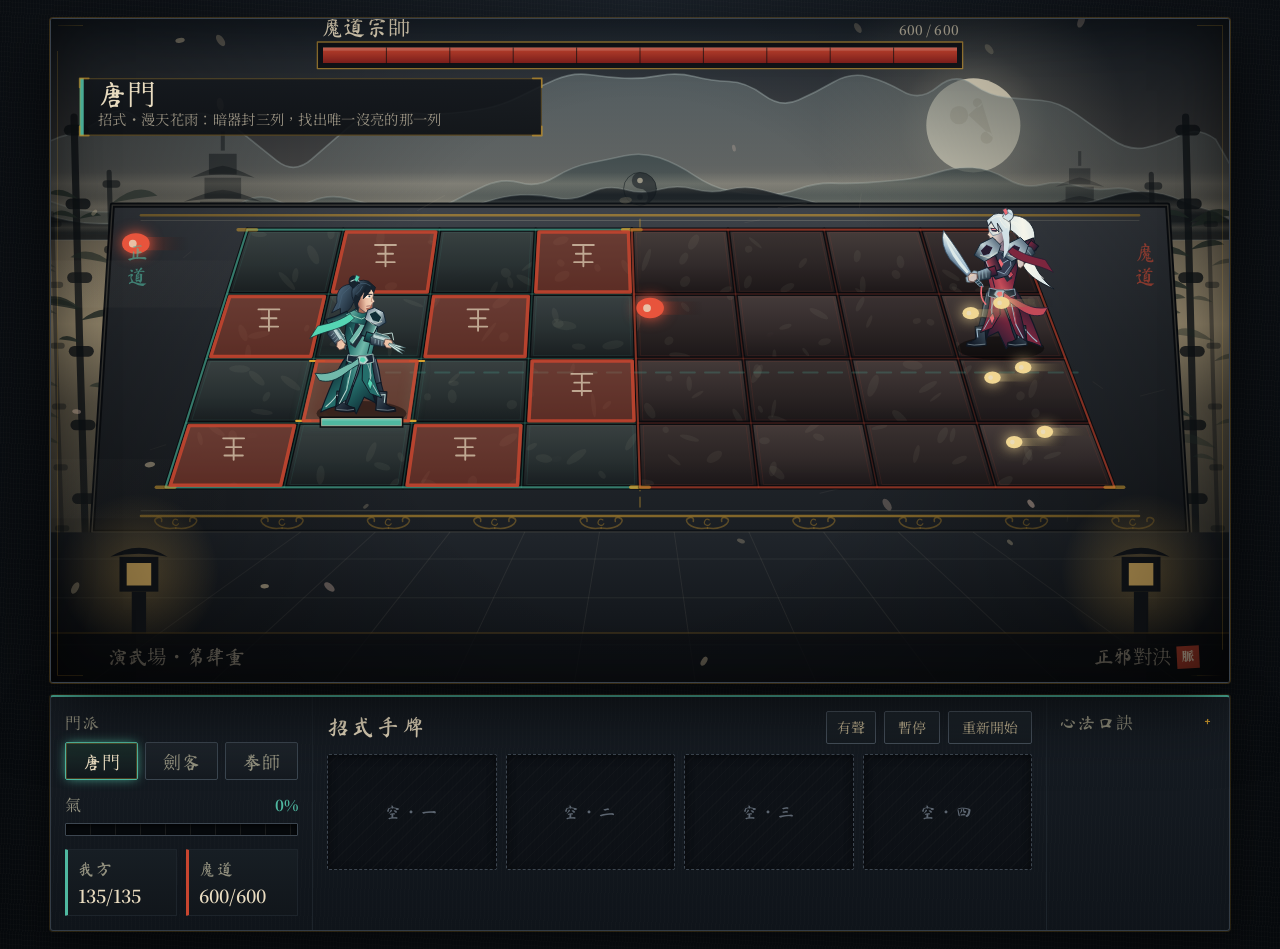
<file: index.html>
<!doctype html>
<html lang="zh-Hant">
  <head>
    <meta charset="utf-8">
    <meta name="viewport" content="width=device-width, initial-scale=1">
    <title>脈息・演武場</title>
    <link rel="icon" href="data:,">
    <link rel="preconnect" href="https://fonts.googleapis.com">
    <link rel="preconnect" href="https://fonts.gstatic.com" crossorigin>
    <link href="https://fonts.googleapis.com/css2?family=Noto+Serif+TC:wght@400;600;900&family=Ma+Shan+Zheng&family=Cinzel:wght@600&display=swap" rel="stylesheet">
    <link rel="stylesheet" href="styles.css">
  </head>
  <body>
    <main class="shell">
      <section class="stage" aria-label="演武場">
        <canvas id="game" width="1152" height="648"></canvas>
      </section>

      <section class="bottom-hud" aria-label="戰鬥操作">
        <div class="status-panel">
          <div class="class-panel" aria-label="門派選擇">
            <span class="panel-label">門派</span>
            <div class="class-buttons">
              <button class="class-button active" type="button" data-class="tangmen">唐門</button>
              <button class="class-button" type="button" data-class="swordsman">劍客</button>
              <button class="class-button" type="button" data-class="boxer">拳師</button>
            </div>
          </div>

          <div class="meter-block">
            <div class="meter-label">
              <span class="panel-label">氣</span>
              <strong id="chargeText">0%</strong>
            </div>
            <div class="meter">
              <div id="chargeFill" class="meter-fill"></div>
            </div>
          </div>

          <div class="stats">
            <div class="stat stat-self">
              <span class="panel-label">我方</span>
              <strong id="playerHp">135</strong>
            </div>
            <div class="stat stat-foe">
              <span class="panel-label">魔道</span>
              <strong id="enemyHp">600</strong>
            </div>
          </div>
        </div>

        <div class="hand-panel">
          <div class="hand-header">
            <h1>招式手牌</h1>
            <div class="header-actions">
              <button id="mute" type="button" aria-pressed="false">有聲</button>
              <button id="pause" type="button">暫停</button>
              <button id="restart" type="button">重新開始</button>
            </div>
          </div>
          <div id="hand" class="hand"></div>
        </div>

        <details class="legend">
          <summary>心法口訣</summary>
          <div class="legend-content">
            <span>移動 WASD／方向鍵</span>
            <span>普攻 J／Space</span>
            <span>招式 1-4／點擊手牌：第一下瞄準，第二下施放</span>
            <span>取消瞄準 Q／Escape</span>
            <span>暫停 P／Escape　｜　靜音：右上「有聲」鈕</span>
            <span>手機：棋盤滑動移動，點擊普攻</span>
            <span>劍客：浮空後接特定攻擊可加倍擊飛</span>
            <span>拳師：同列普攻自動鎖定敵人左側一格，出拳後返回原位；不同列朝原準心出拳</span>
            <span>拳師：每拳命中集氣 90，落空不集氣</span>
            <span>拳師：百裂崩拳引導 1.6 秒期間無法移動</span>
            <span>魔道會同時放場地攻擊與招式，先讀腳下再讀招</span>
          </div>
        </details>
      </section>
    </main>

    <script src="character-art.js"></script>
    <script src="sounds/manifest.js?v=20260906-a"></script>
    <script src="combat-audio.js?v=20260906-a"></script>
    <script src="game.js?v=20260906-a"></script>
  </body>
</html>
</file>
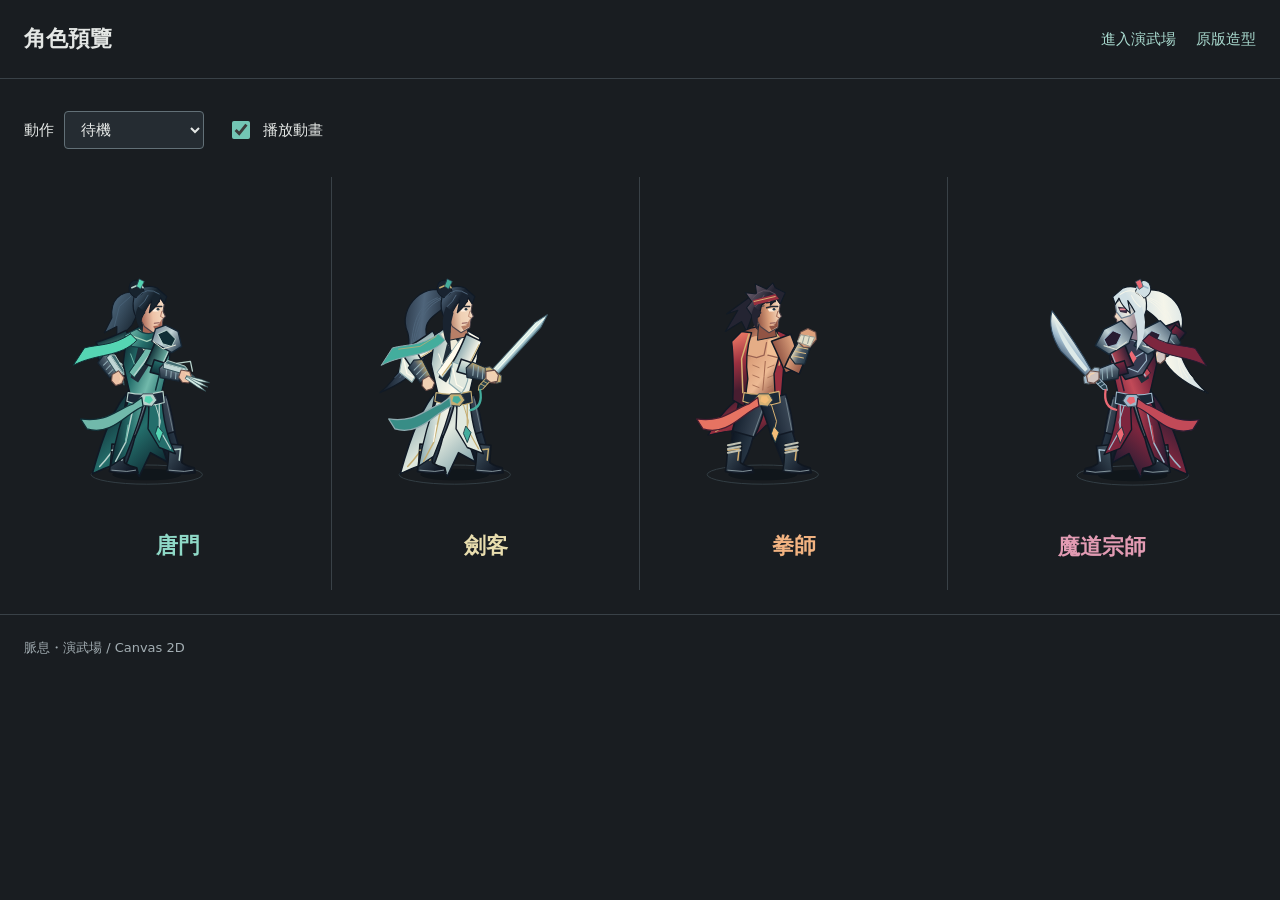
<file: character-preview.html>
<!doctype html>
<html lang="zh-Hant">
<head>
  <meta charset="utf-8">
  <meta name="viewport" content="width=device-width, initial-scale=1">
  <title>脈息・角色預覽</title>
  <style>
    * { box-sizing: border-box; letter-spacing: 0; }
    body { margin: 0; color: #e4e7e5; background: #191d21; font: 15px system-ui, sans-serif; }
    header, main, footer { max-width: 1280px; margin: auto; padding: 24px; }
    header { display: flex; align-items: center; justify-content: space-between; flex-wrap: wrap; gap: 16px; border-bottom: 1px solid #394147; }
    h1 { margin: 0; font-size: 22px; font-weight: 600; }
    nav { display: flex; gap: 20px; }
    a { color: #a8d9ce; text-decoration: none; }
    a:hover { text-decoration: underline; }
    a:focus-visible, select:focus-visible, input:focus-visible { outline: 2px solid #f5c880; outline-offset: 4px; }
    .controls { display: flex; align-items: center; flex-wrap: wrap; gap: 24px; padding: 8px 0 28px; }
    label { display: inline-flex; align-items: center; gap: 10px; }
    select { font: inherit; padding: 8px 32px 8px 12px; border: 1px solid #627077; border-radius: 4px; color: inherit; background: #252c32; min-width: 140px; }
    input { accent-color: #73c5b4; width: 18px; height: 18px; }
    .roster { display: grid; grid-template-columns: repeat(4, minmax(0, 1fr)); }
    figure { min-width: 0; margin: 0; border-right: 1px solid #394147; }
    figure:last-child { border-right: 0; }
    canvas { display: block; width: 100%; aspect-ratio: 320 / 350; }
    figcaption { text-align: center; padding: 18px 0 28px; color: var(--accent); font-size: 22px; font-weight: 600; }
    footer { border-top: 1px solid #394147; color: #a3aeb3; font-size: 13px; }
    @media (max-width: 850px) {
      .roster { grid-template-columns: repeat(2, minmax(0, 1fr)); }
      figure:nth-child(2) { border-right: 0; }
      figure:nth-child(-n+2) { border-bottom: 1px solid #394147; }
      header, main, footer { padding: 20px 16px; }
      figcaption { font-size: 19px; padding-top: 8px; }
    }
    @media (max-width: 400px) { nav { gap: 14px; font-size: 13px; } }
  </style>
</head>
<body>
  <header>
    <h1>角色預覽</h1>
    <nav aria-label="遊戲版本"><a href="index.html">進入演武場</a><a href="index.html?art=classic">原版造型</a></nav>
  </header>
  <main>
    <div class="controls">
      <label for="action">動作
        <select id="action">
          <option value="idle">待機</option><option value="attack">普通攻擊</option>
          <option value="cast">施放技能</option><option value="hurt">受擊</option>
          <option value="guard">防守</option><option value="charge">蓄力</option>
          <option value="channel">連續出拳</option><option value="airborne">浮空</option>
        </select>
      </label>
      <label><input id="playing" type="checkbox" checked>播放動畫</label>
    </div>
    <section class="roster" aria-label="角色造型">
      <figure style="--accent:#8fd9c7"><canvas data-character="tangmen" aria-label="唐門動態角色"></canvas><figcaption>唐門</figcaption></figure>
      <figure style="--accent:#e8ddae"><canvas data-character="swordsman" aria-label="劍客動態角色"></canvas><figcaption>劍客</figcaption></figure>
      <figure style="--accent:#f2b381"><canvas data-character="boxer" aria-label="拳師動態角色"></canvas><figcaption>拳師</figcaption></figure>
      <figure style="--accent:#e29bb3"><canvas data-character="enemy" aria-label="魔道宗師動態角色"></canvas><figcaption>魔道宗師</figcaption></figure>
    </section>
  </main>
  <footer>脈息・演武場 / Canvas 2D</footer>
  <script src="character-art.js"></script>
  <script src="character-preview.js"></script>
</body>
</html>
</file>
<file: styles.css>
:root {
  color-scheme: dark;

  /* 墨色底層 */
  --ink: #0a0d11;
  --ink-2: #12171d;
  --lacquer: #171d24;
  --lacquer-2: #1f272f;
  --line: #2c3641;
  --line-soft: #1d242b;

  /* 宣紙與硃砂 */
  --paper: #e9dcc0;
  --paper-dim: #c3b593;
  --paper-deep: #a89a78;
  --cinnabar: #c8452f;
  --cinnabar-lit: #e8543c;
  --gold: #d8a12f;
  --gold-lit: #f0d692;
  --jade: #4fb8a0;
  --plum: #8e4b6d;

  --text: var(--paper);
  --muted: #93917f;

  --class-accent: var(--jade);
  --class-soft: #1c2f2c;

  --cjk: "Noto Serif TC", "Source Han Serif TC", "Songti TC", "PMingLiU", "MingLiU", "SimSun", serif;
  --brush: "Ma Shan Zheng", "Noto Serif TC", "Songti TC", "PMingLiU", serif;
}

* {
  box-sizing: border-box;
}

body {
  min-height: 100vh;
  margin: 0;
  background:
    /* 宣紙纖維紋 */
    repeating-linear-gradient(92deg, rgba(233, 220, 192, 0.014) 0 1px, transparent 1px 3px),
    repeating-linear-gradient(4deg, rgba(233, 220, 192, 0.01) 0 1px, transparent 1px 5px),
    radial-gradient(ellipse at 50% 0%, #1a2129 0%, #0d1116 52%, #070a0d 100%);
  color: var(--text);
  font-family: var(--cjk);
  font-weight: 400;
  -webkit-font-smoothing: antialiased;
}

body[data-class="tangmen"] {
  --class-accent: #4fb8a0;
  --class-soft: #1b2f2c;
}

body[data-class="swordsman"] {
  --class-accent: #d8a12f;
  --class-soft: #2f2718;
}

body[data-class="boxer"] {
  --class-accent: #e07b3a;
  --class-soft: #33211a;
}

button {
  font: inherit;
  font-family: var(--cjk);
}

.shell {
  width: min(1180px, calc(100vw - 28px));
  min-height: 100vh;
  margin: 0 auto;
  display: grid;
  grid-template-rows: auto auto;
  gap: 12px;
  align-content: start;
  padding: 18px 0;
}

/* ── 畫布外框：漆器裱框 ─────────────────────────────────────── */
.stage {
  position: relative;
  overflow: hidden;
  touch-action: none;
  border: 1px solid #38414c;
  border-radius: 3px;
  background: #0a0d11;
  box-shadow:
    0 0 0 1px rgba(216, 161, 47, 0.22),
    0 26px 68px rgba(0, 0, 0, 0.66);
}

.stage::after {
  content: "";
  position: absolute;
  inset: 0;
  pointer-events: none;
  box-shadow: inset 0 0 60px rgba(0, 0, 0, 0.5);
}

/* 四角金屬包角 */
.stage::before {
  content: "";
  position: absolute;
  inset: 6px;
  pointer-events: none;
  z-index: 2;
  border: 1px solid rgba(216, 161, 47, 0.16);
  clip-path: polygon(
    0 0, 26px 0, 26px 1px, 1px 1px, 1px 26px, 0 26px,
    0 100%, 26px 100%, 26px calc(100% - 1px), 1px calc(100% - 1px), 1px calc(100% - 26px), 0 calc(100% - 26px),
    100% 100%, calc(100% - 26px) 100%, calc(100% - 26px) calc(100% - 1px), calc(100% - 1px) calc(100% - 1px), calc(100% - 1px) calc(100% - 26px), 100% calc(100% - 26px),
    100% 0, calc(100% - 26px) 0, calc(100% - 26px) 1px, calc(100% - 1px) 1px, calc(100% - 1px) 26px, 100% 26px
  );
}

canvas {
  width: 100%;
  height: auto;
  aspect-ratio: 16 / 9;
  display: block;
  background: #0a0d11;
}

/* ── 下方操作區：卷軸 ───────────────────────────────────────── */
.bottom-hud {
  min-height: 172px;
  padding: 0;
  display: grid;
  grid-template-columns: 262px minmax(0, 1fr) 182px;
  gap: 0;
  align-items: stretch;
  border: 1px solid #333c46;
  border-top: 2px solid var(--class-accent);
  border-radius: 3px;
  background:
    repeating-linear-gradient(92deg, rgba(233, 220, 192, 0.012) 0 1px, transparent 1px 4px),
    linear-gradient(180deg, var(--lacquer) 0%, #0f141a 100%);
  box-shadow:
    0 0 0 1px rgba(216, 161, 47, 0.16),
    0 18px 44px rgba(0, 0, 0, 0.5);
}

.status-panel,
.hand-panel,
.legend {
  min-width: 0;
  border: 0;
  border-radius: 0;
  background: transparent;
}

.status-panel {
  padding: 14px;
  display: grid;
  gap: 13px;
  border-right: 1px solid var(--line-soft);
}

.panel-label {
  color: var(--muted);
  font-family: var(--brush);
  font-size: 16px;
  letter-spacing: 2px;
}

.class-panel {
  display: grid;
  gap: 8px;
}

.class-buttons {
  display: grid;
  grid-template-columns: repeat(3, 1fr);
  gap: 7px;
}

/* 門派鈕 = 篆刻印章 */
.class-button {
  min-height: 38px;
  padding: 0 4px;
  border: 1px solid #3b4650;
  border-radius: 2px;
  background: linear-gradient(180deg, #1e252c, #151a20);
  color: var(--muted);
  cursor: pointer;
  font-family: var(--brush);
  font-size: 18px;
  letter-spacing: 1px;
  transition: border-color 160ms ease, background 160ms ease, color 160ms ease, box-shadow 160ms ease;
}

.class-button:hover {
  border-color: var(--paper-deep);
  color: var(--paper);
}

.class-button.active {
  border-color: var(--class-accent);
  background: linear-gradient(180deg, var(--class-soft), #12171c);
  color: var(--paper);
  box-shadow:
    inset 0 0 0 1px rgba(216, 161, 47, 0.28),
    0 0 12px -2px var(--class-accent);
}

.meter-label,
.hand-header {
  display: flex;
  align-items: center;
  justify-content: space-between;
  gap: 12px;
}

.meter-label strong {
  color: var(--class-accent);
  font-size: 15px;
  font-variant-numeric: tabular-nums;
}

/* 氣條：石槽裡的玉光 */
.meter {
  height: 13px;
  overflow: hidden;
  margin-top: 7px;
  border: 1px solid #3d4751;
  border-radius: 1px;
  background:
    repeating-linear-gradient(90deg, transparent 0 24px, rgba(233, 220, 192, 0.09) 24px 25px),
    #06090c;
  box-shadow: inset 0 2px 5px rgba(0, 0, 0, 0.7);
}

.meter-fill {
  width: 0%;
  height: 100%;
  background: linear-gradient(90deg, var(--jade), var(--gold) 78%, var(--gold-lit));
  box-shadow: 0 0 10px -1px var(--gold);
  transition: width 120ms linear;
}

.meter-block.ready .meter {
  border-color: var(--gold);
  box-shadow: inset 0 2px 5px rgba(0, 0, 0, 0.7), 0 0 14px -2px var(--gold);
}

.meter-block.ready .meter-label strong {
  color: var(--gold-lit);
}

.stats {
  display: grid;
  grid-template-columns: 1fr 1fr;
  gap: 9px;
}

.stat {
  min-width: 0;
  padding: 7px 10px;
  border: 1px solid var(--line-soft);
  border-left: 3px solid var(--jade);
  border-radius: 1px;
  background: linear-gradient(180deg, #171e24, #11161b);
}

.stat-foe {
  border-left-color: var(--cinnabar);
}

.stat strong {
  display: block;
  margin-top: 2px;
  font-size: 18px;
  font-weight: 600;
  white-space: nowrap;
  font-variant-numeric: tabular-nums;
}

.hand-panel {
  padding: 14px;
  border-right: 1px solid var(--line-soft);
}

.hand-header {
  margin-bottom: 10px;
}

.hand-header h1 {
  margin: 0;
  font-family: var(--brush);
  font-size: 22px;
  font-weight: 400;
  letter-spacing: 3px;
  color: var(--paper);
}

.header-actions {
  display: flex;
  gap: 8px;
}

#restart,
#pause,
#mute {
  min-height: 33px;
  padding: 0 13px;
  border: 1px solid #46505b;
  border-radius: 2px;
  background: linear-gradient(180deg, #1f272e, #161c22);
  color: var(--paper-dim);
  cursor: pointer;
  font-size: 14px;
  transition: border-color 150ms ease, color 150ms ease, background 150ms ease;
}

#restart:hover,
#pause:hover,
#mute:hover {
  border-color: var(--gold);
  color: var(--paper);
  background: linear-gradient(180deg, #2a333b, #1c232a);
}

#pause.active {
  border-color: var(--gold);
  background: linear-gradient(180deg, #33291a, #1f1a12);
  color: var(--gold-lit);
}

#mute {
  padding: 0 10px;
}

#mute.muted {
  border-color: #5c5647;
  background: linear-gradient(180deg, #1a1e22, #12161a);
  color: #6d6a5e;
  text-decoration: line-through;
}

.hand {
  display: grid;
  grid-template-columns: repeat(4, minmax(0, 1fr));
  gap: 9px;
}

.card,
.card-slot {
  width: 100%;
  height: 116px;
  border-radius: 2px;
}

/* ── 手牌 = 符牌 ─────────────────────────────────────────────
   五類卡各給一套明顯不同的紙色 + 粗上緣 + 反白標籤，
   不要只靠一條細邊分辨（初版就是那樣，掃一眼分不出來）。 */
.card {
  --card-accent: var(--class-accent);
  --card-paper-1: #e8dcbe;
  --card-paper-2: #d4c5a0;
  --card-ink: #241c10;
  position: relative;
  overflow: hidden;
  padding: 8px 10px;
  border: 1px solid rgba(30, 22, 10, 0.5);
  border-top: 6px solid var(--card-accent);
  background:
    repeating-linear-gradient(93deg, rgba(60, 46, 20, 0.045) 0 1px, transparent 1px 4px),
    linear-gradient(168deg, var(--card-paper-1) 0%, var(--card-paper-2) 100%);
  color: var(--card-ink);
  text-align: left;
  cursor: pointer;
  box-shadow:
    inset 0 0 0 1px rgba(255, 255, 255, 0.22),
    0 3px 10px rgba(0, 0, 0, 0.46);
  transition: transform 150ms ease, box-shadow 150ms ease, filter 150ms ease;
  animation: cardDraw 240ms cubic-bezier(0.22, 1.2, 0.36, 1);
}

@keyframes cardDraw {
  from { opacity: 0; transform: translateY(14px) scale(0.93); }
  to   { opacity: 1; transform: translateY(0) scale(1); }
}

/* 傷害：硃砂紅紙 */
.card[data-tone="damage"] {
  --card-accent: #ca423d;
  --card-paper-1: #ffbfb5;
  --card-paper-2: #e69b91;
  --card-ink: #512a25;
}

/* 控制：赭金紙 */
.card[data-tone="control"] {
  --card-accent: #877100;
  --card-paper-1: #fbe4a4;
  --card-paper-2: #d6bf7e;
  --card-ink: #3e3410;
}

/* 浮空：靛青紙 */
.card[data-tone="airborne"] {
  --card-accent: #007cc5;
  --card-paper-1: #a6d1f7;
  --card-paper-2: #80add4;
  --card-ink: #1a374d;
}

/* 輔助：玉青紙 */
.card[data-tone="utility"] {
  --card-accent: #00854d;
  --card-paper-1: #ace4c4;
  --card-paper-2: #86c0a0;
  --card-ink: #1a3b2a;
}

/* 抽牌：素墨紙 */
.card[data-tone="draw"] {
  --card-accent: #696259;
  --card-paper-1: #bab5af;
  --card-paper-2: #98928c;
  --card-ink: #373430;
}

/* 左側粗色帶 */
.card::before {
  content: "";
  position: absolute;
  top: 0;
  bottom: 0;
  left: 0;
  width: 5px;
  background: var(--card-accent);
}

/* 右下硃砂印 */
.card::after {
  content: "";
  position: absolute;
  right: 6px;
  bottom: 6px;
  width: 20px;
  height: 20px;
  border-radius: 2px;
  background: var(--card-accent);
  opacity: 0.85;
  transform: rotate(-4deg);
  box-shadow: inset 0 0 0 1px rgba(255, 255, 255, 0.35);
}

.card:hover,
.card:focus-visible {
  outline: 0;
  transform: translateY(-4px);
  filter: brightness(1.08) saturate(1.12);
  box-shadow:
    inset 0 0 0 1px rgba(255, 255, 255, 0.3),
    0 9px 22px rgba(0, 0, 0, 0.58),
    0 0 0 2px var(--card-accent);
}

.card:disabled {
  cursor: not-allowed;
  filter: grayscale(0.72) brightness(0.66);
  transform: none;
}

/* 瞄準中：整張牌抬起來發光，配合棋盤上的準心 */
.card.aiming {
  transform: translateY(-8px);
  filter: brightness(1.16) saturate(1.2);
  box-shadow:
    inset 0 0 0 2px rgba(255, 255, 255, 0.55),
    0 12px 26px rgba(0, 0, 0, 0.6),
    0 0 0 3px var(--gold),
    0 0 22px -2px var(--gold);
  animation: cardAiming 900ms ease-in-out infinite;
}

@keyframes cardAiming {
  0%, 100% { box-shadow:
    inset 0 0 0 2px rgba(255, 255, 255, 0.45),
    0 12px 26px rgba(0, 0, 0, 0.6),
    0 0 0 3px var(--gold),
    0 0 14px -2px var(--gold); }
  50%      { box-shadow:
    inset 0 0 0 2px rgba(255, 255, 255, 0.72),
    0 12px 26px rgba(0, 0, 0, 0.6),
    0 0 0 3px var(--gold-lit),
    0 0 30px 0 var(--gold); }
}

@media (prefers-reduced-motion: reduce) {
  .card.aiming { animation: none; }
}

.card strong {
  display: flex;
  align-items: center;
  justify-content: space-between;
  gap: 6px;
  margin-bottom: 5px;
  color: var(--card-ink);
  font-family: var(--brush);
  font-size: 19px;
  font-weight: 400;
  letter-spacing: 1px;
}

/* 標籤改成色塊反白，是最快的辨識點 */
.card small {
  padding: 2px 6px;
  border-radius: 2px;
  background: var(--card-accent);
  color: #fdf6e6;
  font-family: var(--cjk);
  font-weight: 600;
  font-size: 11px;
  white-space: nowrap;
  box-shadow: 0 1px 2px rgba(0, 0, 0, 0.3);
}

.card span {
  display: -webkit-box;
  overflow: hidden;
  -webkit-line-clamp: 3;
  -webkit-box-orient: vertical;
  color: var(--card-ink);
  opacity: 0.78;
  font-size: 11.5px;
  line-height: 1.5;
  padding-right: 22px;
}

/* 空槽：等待符牌落下的凹槽 */
.card-slot {
  display: grid;
  place-items: center;
  border: 1px dashed #3d4650;
  background:
    repeating-linear-gradient(135deg, transparent 0 7px, rgba(233, 220, 192, 0.02) 7px 8px),
    rgba(8, 11, 14, 0.5);
  color: #5c6570;
  font-family: var(--brush);
  font-size: 16px;
  letter-spacing: 2px;
  box-shadow: inset 0 2px 8px rgba(0, 0, 0, 0.5);
}

/* 氣滿時，下一張符牌要落下的凹槽會呼吸 */
body.charge-ready .card-slot:first-of-type {
  border-color: var(--gold);
  color: var(--gold-lit);
  animation: slotBreathe 1.5s ease-in-out infinite;
}

@keyframes slotBreathe {
  0%, 100% { box-shadow: inset 0 2px 8px rgba(0, 0, 0, 0.5), 0 0 0 0 rgba(216, 161, 47, 0); }
  50%      { box-shadow: inset 0 2px 8px rgba(0, 0, 0, 0.5), 0 0 14px -2px rgba(216, 161, 47, 0.7); }
}

/* ── 心法口訣 ───────────────────────────────────────────────── */
.legend {
  overflow: hidden;
  align-self: stretch;
}

.legend summary {
  min-height: 46px;
  padding: 12px;
  display: flex;
  align-items: center;
  cursor: pointer;
  color: var(--muted);
  font-family: var(--brush);
  font-size: 17px;
  letter-spacing: 2px;
  list-style: none;
}

.legend summary:hover {
  color: var(--paper);
}

.legend summary::-webkit-details-marker {
  display: none;
}

.legend summary::after {
  content: "＋";
  margin-left: auto;
  color: var(--gold);
  font-size: 15px;
}

.legend[open] summary::after {
  content: "－";
}

.legend-content {
  padding: 0 12px 12px;
  display: grid;
  align-content: center;
  gap: 8px;
}

.legend-content span {
  color: var(--muted);
  font-size: 12.5px;
  line-height: 1.45;
  padding-left: 9px;
  border-left: 2px solid rgba(216, 161, 47, 0.3);
}

/* ── RWD ────────────────────────────────────────────────────── */
@media (max-width: 900px) {
  .shell {
    width: min(100%, calc(100vw - 16px));
    padding: 8px 0;
  }

  .bottom-hud {
    grid-template-columns: 1fr;
    gap: 12px;
    padding: 12px;
  }

  .status-panel,
  .hand-panel {
    padding: 10px 0 14px;
    border-right: 0;
    border-bottom: 1px solid var(--line-soft);
  }

  .legend {
    border: 0;
  }

  .card,
  .card-slot {
    height: 110px;
  }
}

@media (max-width: 560px) {
  .hand {
    grid-template-columns: repeat(2, minmax(0, 1fr));
  }

  .card,
  .card-slot {
    height: 118px;
  }

  .hand-header {
    align-items: flex-start;
  }

  .header-actions {
    gap: 6px;
  }

  #restart,
  #pause {
    padding: 0 10px;
  }
}

@media (prefers-reduced-motion: reduce) {
  .card { animation: none; }
  body.charge-ready .card-slot:first-of-type { animation: none; }
}

body.mobile-input canvas {
  touch-action: none;
}

body.mobile-input .card {
  -webkit-tap-highlight-color: transparent;
}
</file>
